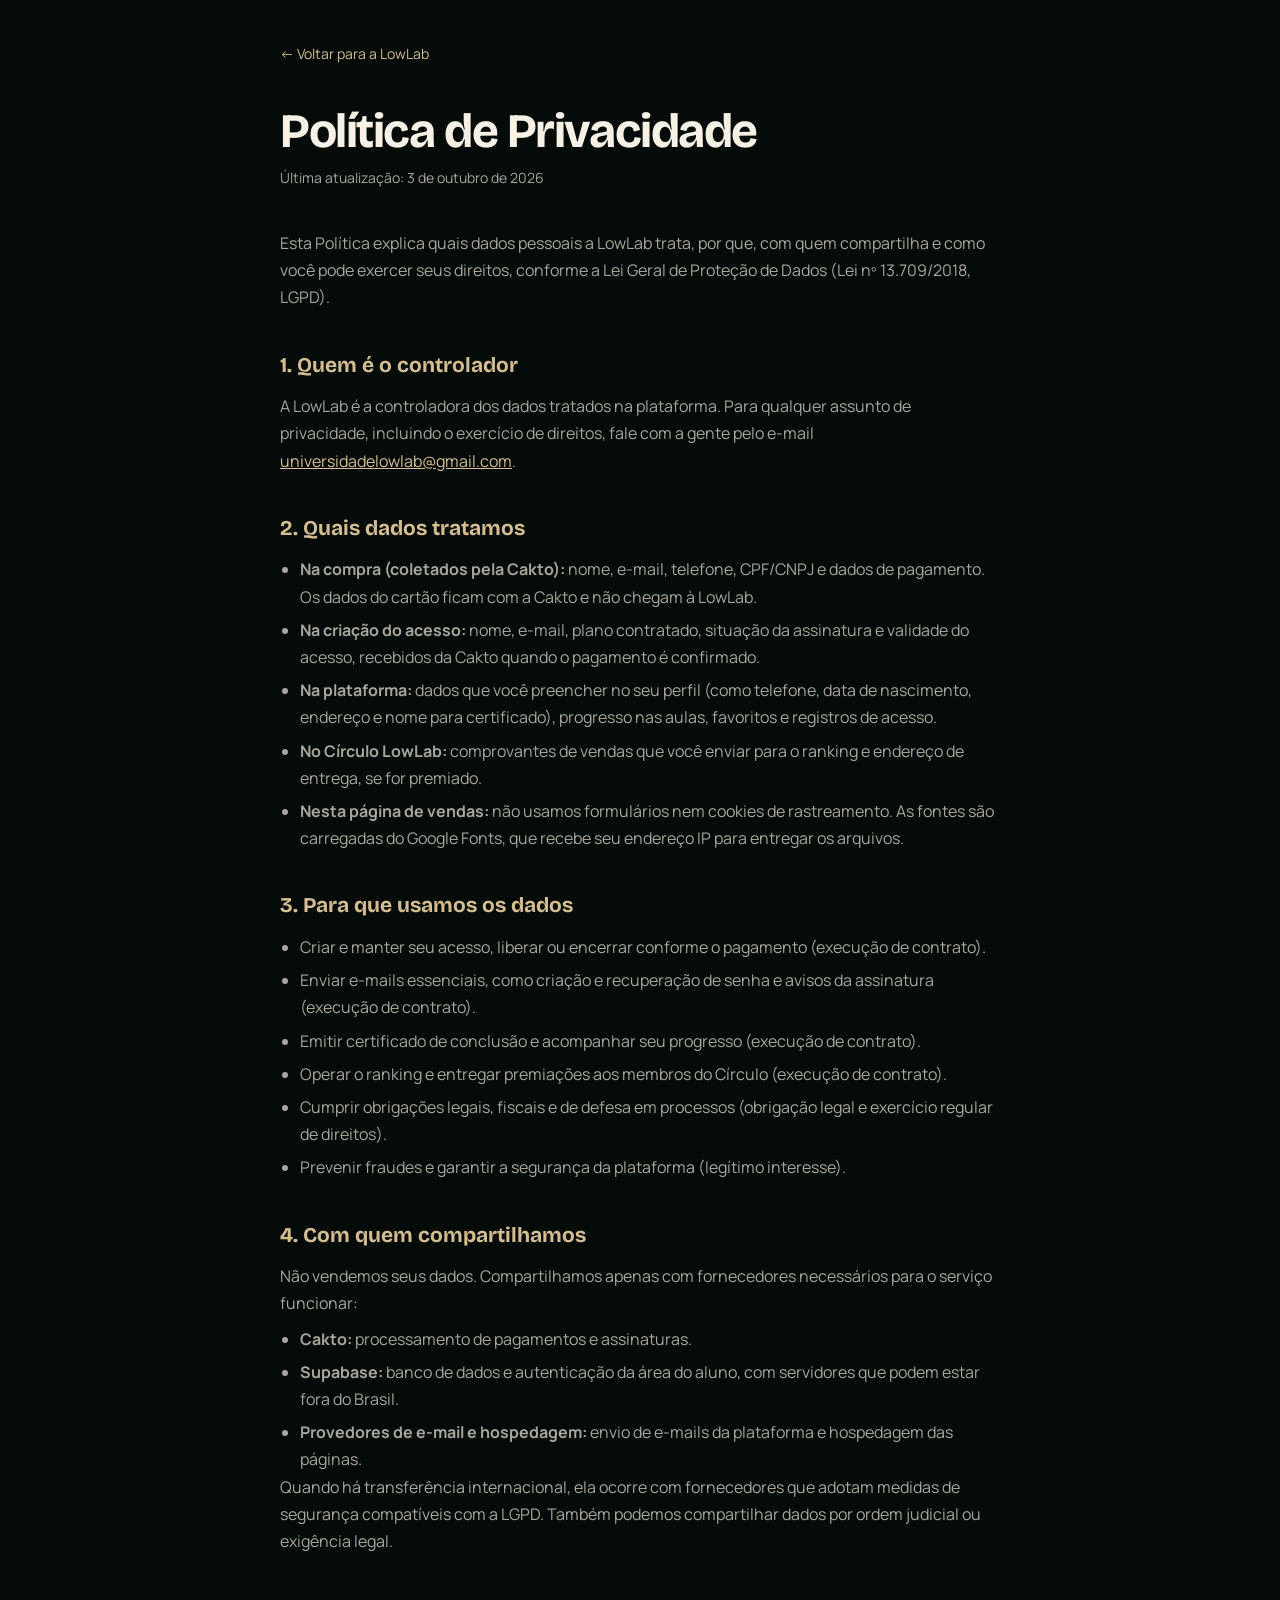
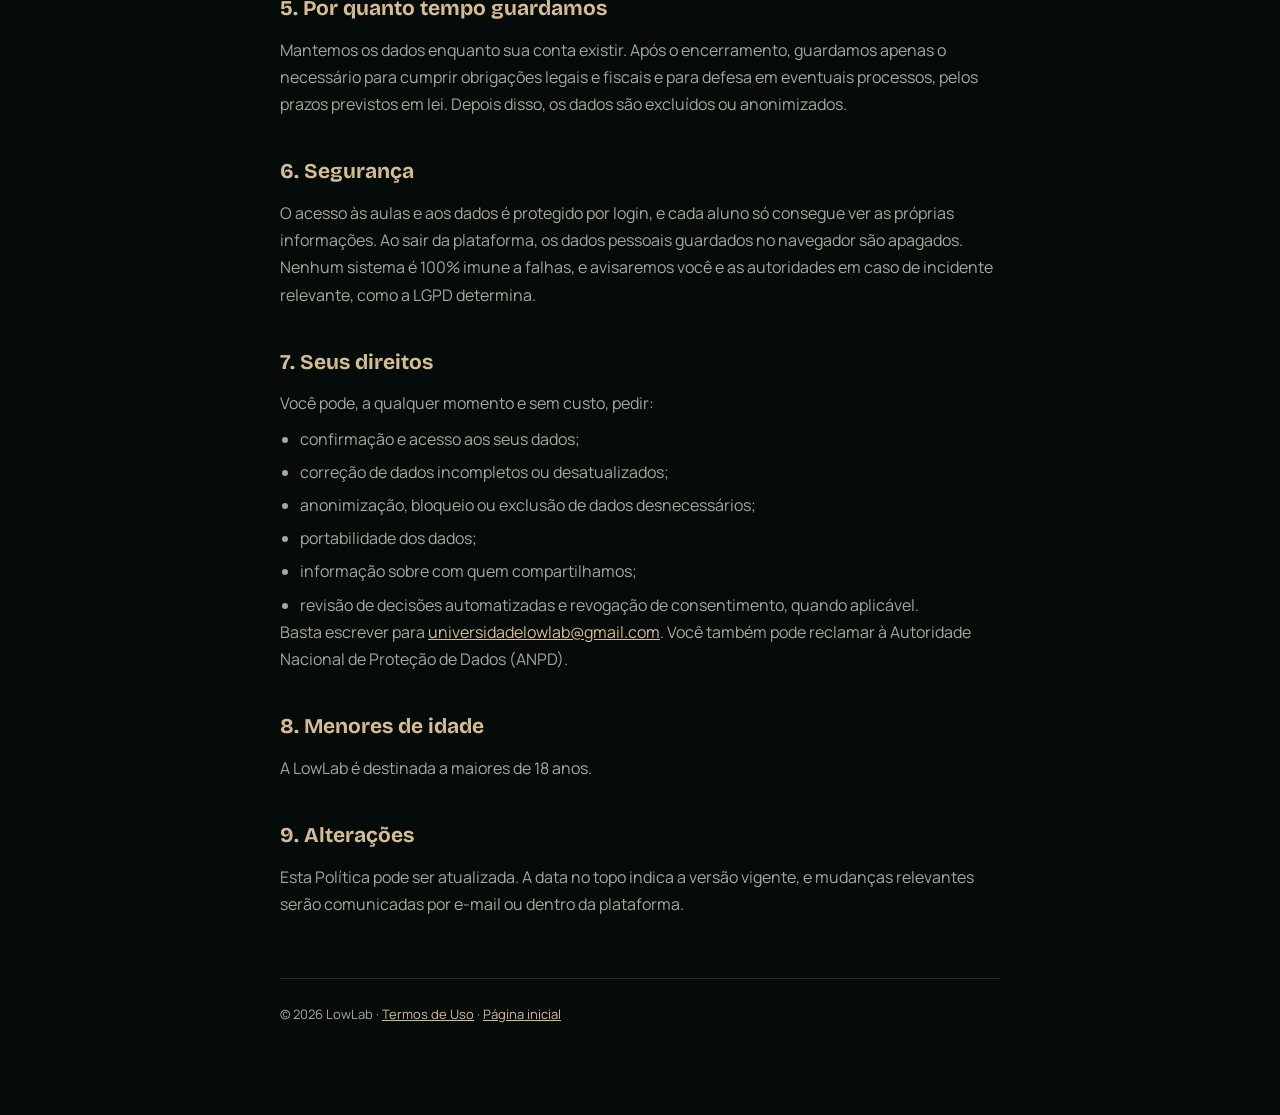
<file: privacidade.html>
<!doctype html>
<html lang="pt-BR">
<head>
<meta charset="utf-8">
<meta name="viewport" content="width=device-width,initial-scale=1">
<title>Política de Privacidade | LowLab</title>
<meta name="robots" content="noindex">
<link rel="icon" href="/campus/assets/lowlab-symbol-ui.png">
<link href="https://fonts.googleapis.com/css2?family=Bricolage+Grotesque:opsz,wght@12..96,700&family=Manrope:wght@400;600&display=swap" rel="stylesheet">
<style>
:root{--bg:#040b08;--cream:#f7f0e4;--goldl:#d5bd91;--muted:rgba(247,240,228,.68);--line:rgba(255,248,234,.12)}
*{box-sizing:border-box;margin:0;padding:0}
body{background:var(--bg);color:var(--cream);font-family:Manrope,system-ui,sans-serif;line-height:1.7;-webkit-font-smoothing:antialiased}
.wrap{max-width:760px;margin:0 auto;padding:40px 20px 90px}
a{color:var(--goldl)}
.back{display:inline-block;margin-bottom:40px;text-decoration:none;font-size:14px}
h1{font-family:"Bricolage Grotesque",sans-serif;font-size:clamp(34px,6vw,48px);line-height:1.05;letter-spacing:-.03em;margin-bottom:10px}
.upd{color:var(--muted);font-size:14px;margin-bottom:40px}
h2{font-family:"Bricolage Grotesque",sans-serif;font-size:21px;margin:36px 0 10px;color:var(--goldl)}
p,li{color:var(--muted);font-size:16px}
p+p{margin-top:12px}
ul{padding-left:20px;margin-top:8px}li{margin-top:6px}
footer{border-top:1px solid var(--line);margin-top:60px;padding-top:24px;font-size:13px;color:var(--muted)}
</style>
</head>
<body><div class="wrap">
<a class="back" href="./">← Voltar para a LowLab</a>
<h1>Política de Privacidade</h1>
<p class="upd">Última atualização: 3 de outubro de 2026</p>

<p>Esta Política explica quais dados pessoais a LowLab trata, por que, com quem compartilha e como você pode exercer seus direitos, conforme a Lei Geral de Proteção de Dados (Lei nº 13.709/2018, LGPD).</p>

<h2>1. Quem é o controlador</h2>
<p>A LowLab é a controladora dos dados tratados na plataforma. Para qualquer assunto de privacidade, incluindo o exercício de direitos, fale com a gente pelo e-mail <a href="mailto:universidadelowlab@gmail.com">universidadelowlab@gmail.com</a>.</p>

<h2>2. Quais dados tratamos</h2>
<ul>
<li><b>Na compra (coletados pela Cakto):</b> nome, e-mail, telefone, CPF/CNPJ e dados de pagamento. Os dados do cartão ficam com a Cakto e não chegam à LowLab.</li>
<li><b>Na criação do acesso:</b> nome, e-mail, plano contratado, situação da assinatura e validade do acesso, recebidos da Cakto quando o pagamento é confirmado.</li>
<li><b>Na plataforma:</b> dados que você preencher no seu perfil (como telefone, data de nascimento, endereço e nome para certificado), progresso nas aulas, favoritos e registros de acesso.</li>
<li><b>No Círculo LowLab:</b> comprovantes de vendas que você enviar para o ranking e endereço de entrega, se for premiado.</li>
<li><b>Nesta página de vendas:</b> não usamos formulários nem cookies de rastreamento. As fontes são carregadas do Google Fonts, que recebe seu endereço IP para entregar os arquivos.</li>
</ul>

<h2>3. Para que usamos os dados</h2>
<ul>
<li>Criar e manter seu acesso, liberar ou encerrar conforme o pagamento (execução de contrato).</li>
<li>Enviar e-mails essenciais, como criação e recuperação de senha e avisos da assinatura (execução de contrato).</li>
<li>Emitir certificado de conclusão e acompanhar seu progresso (execução de contrato).</li>
<li>Operar o ranking e entregar premiações aos membros do Círculo (execução de contrato).</li>
<li>Cumprir obrigações legais, fiscais e de defesa em processos (obrigação legal e exercício regular de direitos).</li>
<li>Prevenir fraudes e garantir a segurança da plataforma (legítimo interesse).</li>
</ul>

<h2>4. Com quem compartilhamos</h2>
<p>Não vendemos seus dados. Compartilhamos apenas com fornecedores necessários para o serviço funcionar:</p>
<ul>
<li><b>Cakto:</b> processamento de pagamentos e assinaturas.</li>
<li><b>Supabase:</b> banco de dados e autenticação da área do aluno, com servidores que podem estar fora do Brasil.</li>
<li><b>Provedores de e-mail e hospedagem:</b> envio de e-mails da plataforma e hospedagem das páginas.</li>
</ul>
<p>Quando há transferência internacional, ela ocorre com fornecedores que adotam medidas de segurança compatíveis com a LGPD. Também podemos compartilhar dados por ordem judicial ou exigência legal.</p>

<h2>5. Por quanto tempo guardamos</h2>
<p>Mantemos os dados enquanto sua conta existir. Após o encerramento, guardamos apenas o necessário para cumprir obrigações legais e fiscais e para defesa em eventuais processos, pelos prazos previstos em lei. Depois disso, os dados são excluídos ou anonimizados.</p>

<h2>6. Segurança</h2>
<p>O acesso às aulas e aos dados é protegido por login, e cada aluno só consegue ver as próprias informações. Ao sair da plataforma, os dados pessoais guardados no navegador são apagados. Nenhum sistema é 100% imune a falhas, e avisaremos você e as autoridades em caso de incidente relevante, como a LGPD determina.</p>

<h2>7. Seus direitos</h2>
<p>Você pode, a qualquer momento e sem custo, pedir:</p>
<ul>
<li>confirmação e acesso aos seus dados;</li>
<li>correção de dados incompletos ou desatualizados;</li>
<li>anonimização, bloqueio ou exclusão de dados desnecessários;</li>
<li>portabilidade dos dados;</li>
<li>informação sobre com quem compartilhamos;</li>
<li>revisão de decisões automatizadas e revogação de consentimento, quando aplicável.</li>
</ul>
<p>Basta escrever para <a href="mailto:universidadelowlab@gmail.com">universidadelowlab@gmail.com</a>. Você também pode reclamar à Autoridade Nacional de Proteção de Dados (ANPD).</p>

<h2>8. Menores de idade</h2>
<p>A LowLab é destinada a maiores de 18 anos.</p>

<h2>9. Alterações</h2>
<p>Esta Política pode ser atualizada. A data no topo indica a versão vigente, e mudanças relevantes serão comunicadas por e-mail ou dentro da plataforma.</p>

<footer>© 2026 LowLab · <a href="termos.html">Termos de Uso</a> · <a href="./">Página inicial</a></footer>
</div></body>
</html>
</file>
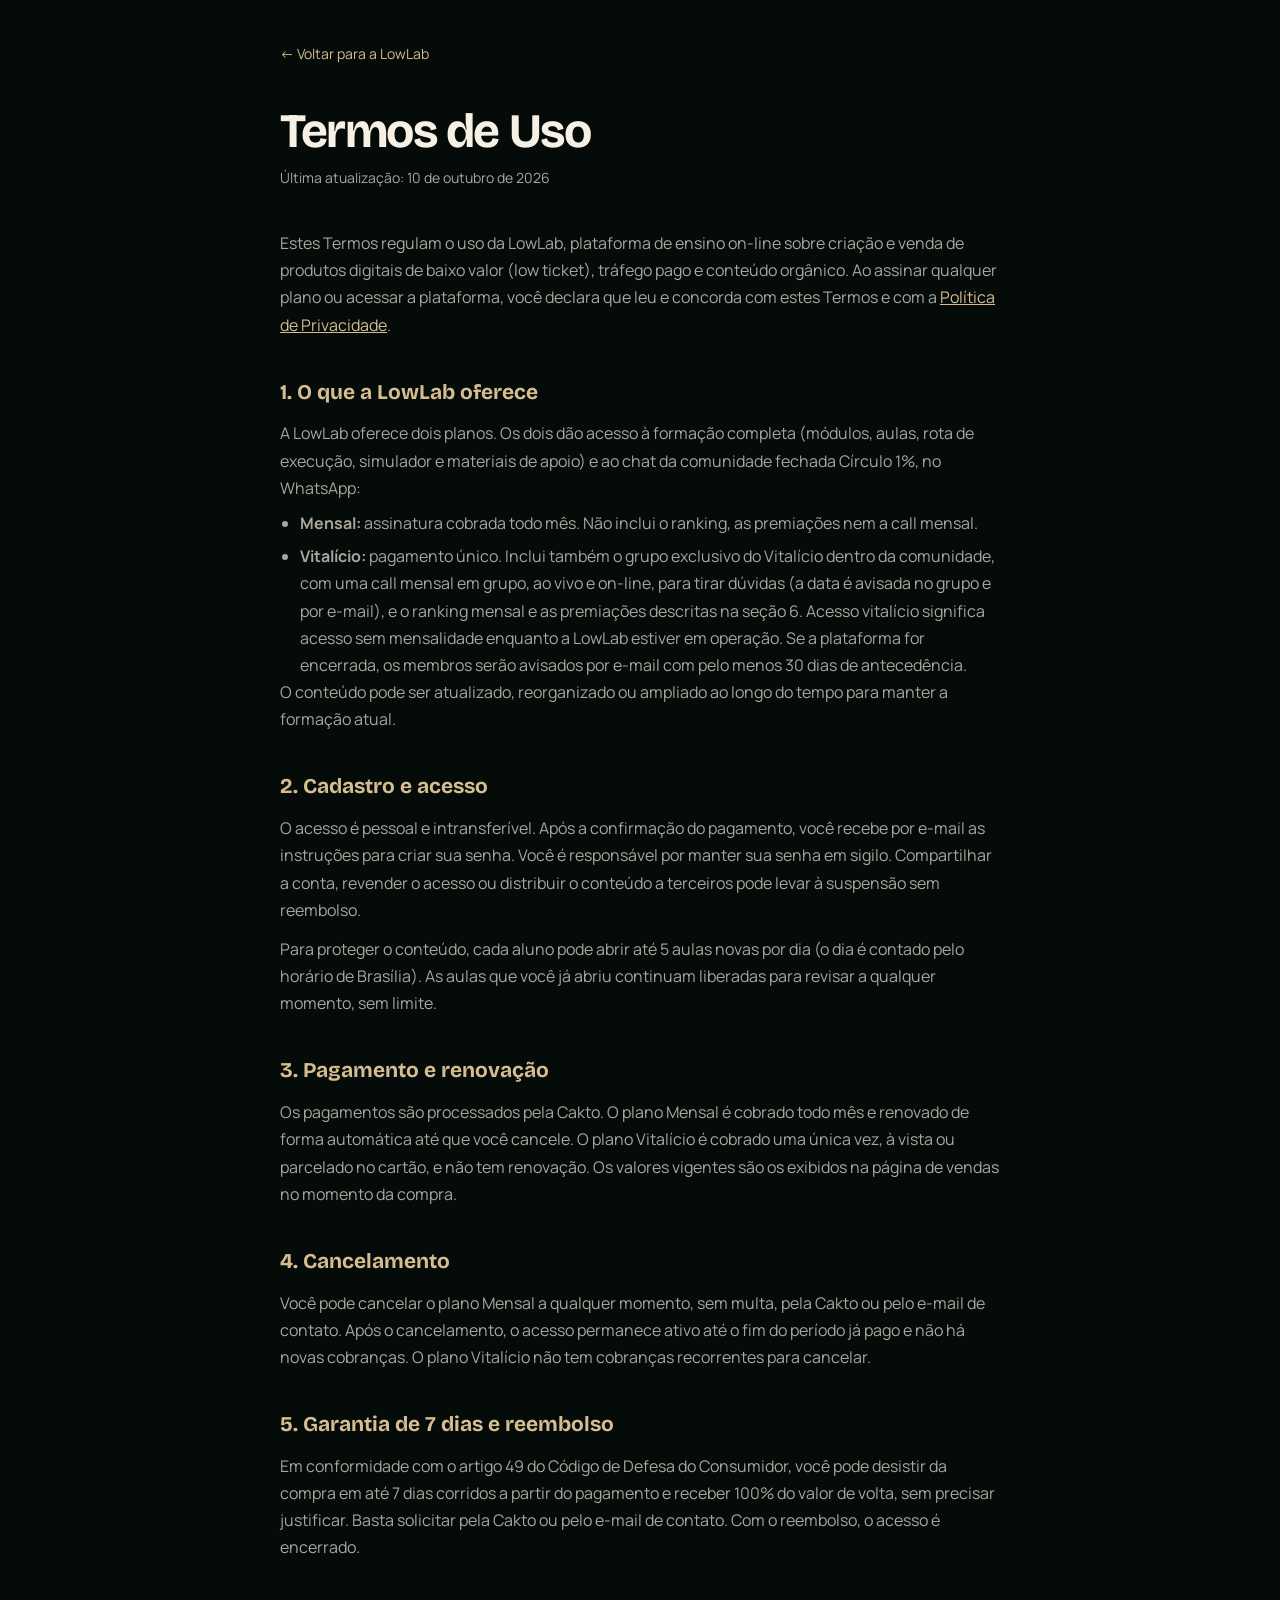
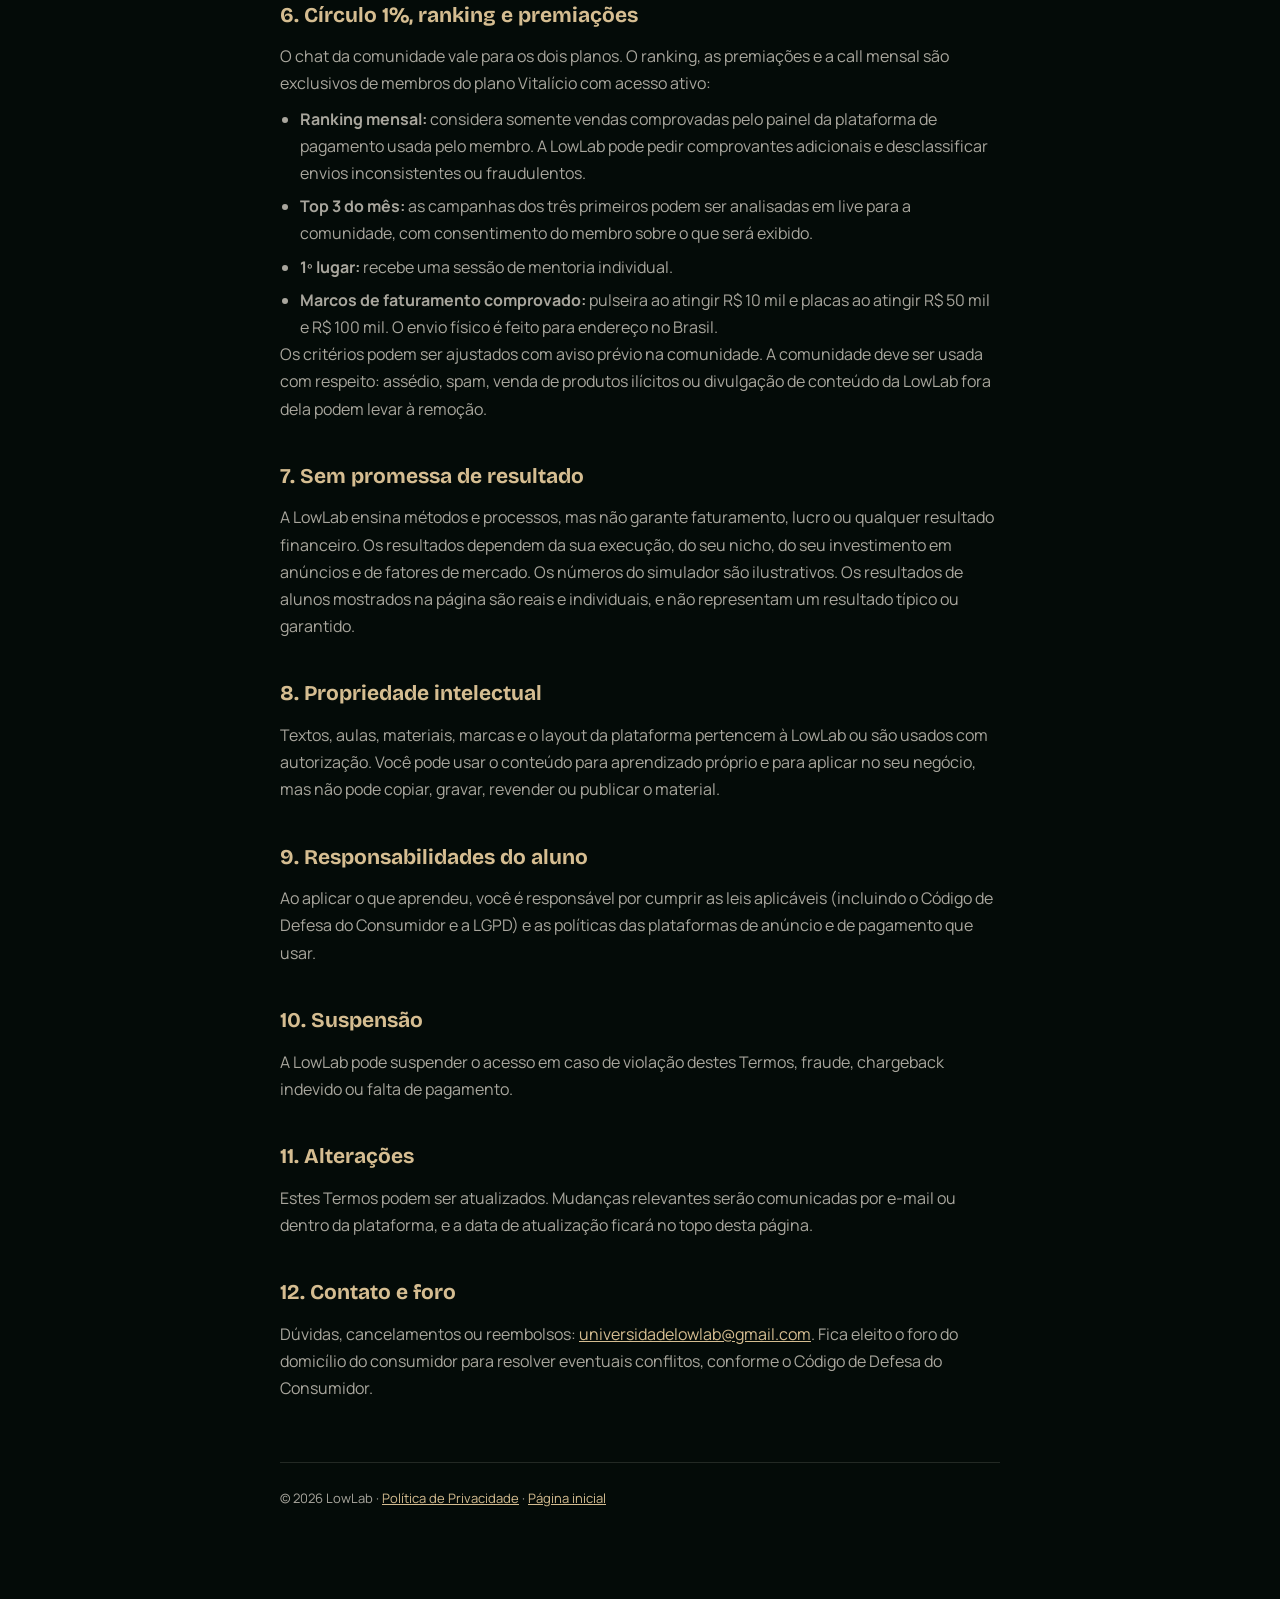
<file: termos.html>
<!doctype html>
<html lang="pt-BR">
<head>
<meta charset="utf-8">
<meta name="viewport" content="width=device-width,initial-scale=1">
<title>Termos de Uso | LowLab</title>
<meta name="robots" content="noindex">
<link rel="icon" href="/campus/assets/lowlab-symbol-ui.png">
<link href="https://fonts.googleapis.com/css2?family=Bricolage+Grotesque:opsz,wght@12..96,700&family=Manrope:wght@400;600&display=swap" rel="stylesheet">
<style>
:root{--bg:#040b08;--cream:#f7f0e4;--goldl:#d5bd91;--muted:rgba(247,240,228,.68);--line:rgba(255,248,234,.12)}
*{box-sizing:border-box;margin:0;padding:0}
body{background:var(--bg);color:var(--cream);font-family:Manrope,system-ui,sans-serif;line-height:1.7;-webkit-font-smoothing:antialiased}
.wrap{max-width:760px;margin:0 auto;padding:40px 20px 90px}
a{color:var(--goldl)}
.back{display:inline-block;margin-bottom:40px;text-decoration:none;font-size:14px}
h1{font-family:"Bricolage Grotesque",sans-serif;font-size:clamp(34px,6vw,48px);line-height:1.05;letter-spacing:-.03em;margin-bottom:10px}
.upd{color:var(--muted);font-size:14px;margin-bottom:40px}
h2{font-family:"Bricolage Grotesque",sans-serif;font-size:21px;margin:36px 0 10px;color:var(--goldl)}
p,li{color:var(--muted);font-size:16px}
p+p{margin-top:12px}
ul{padding-left:20px;margin-top:8px}li{margin-top:6px}
footer{border-top:1px solid var(--line);margin-top:60px;padding-top:24px;font-size:13px;color:var(--muted)}
</style>
</head>
<body><div class="wrap">
<a class="back" href="./">← Voltar para a LowLab</a>
<h1>Termos de Uso</h1>
<p class="upd">Última atualização: 10 de outubro de 2026</p>

<p>Estes Termos regulam o uso da LowLab, plataforma de ensino on-line sobre criação e venda de produtos digitais de baixo valor (low ticket), tráfego pago e conteúdo orgânico. Ao assinar qualquer plano ou acessar a plataforma, você declara que leu e concorda com estes Termos e com a <a href="privacidade.html">Política de Privacidade</a>.</p>

<h2>1. O que a LowLab oferece</h2>
<p>A LowLab oferece dois planos. Os dois dão acesso à formação completa (módulos, aulas, rota de execução, simulador e materiais de apoio) e ao chat da comunidade fechada Círculo 1%, no WhatsApp:</p>
<ul>
<li><b>Mensal:</b> assinatura cobrada todo mês. Não inclui o ranking, as premiações nem a call mensal.</li>
<li><b>Vitalício:</b> pagamento único. Inclui também o grupo exclusivo do Vitalício dentro da comunidade, com uma call mensal em grupo, ao vivo e on-line, para tirar dúvidas (a data é avisada no grupo e por e-mail), e o ranking mensal e as premiações descritas na seção 6. Acesso vitalício significa acesso sem mensalidade enquanto a LowLab estiver em operação. Se a plataforma for encerrada, os membros serão avisados por e-mail com pelo menos 30 dias de antecedência.</li>
</ul>
<p>O conteúdo pode ser atualizado, reorganizado ou ampliado ao longo do tempo para manter a formação atual.</p>

<h2>2. Cadastro e acesso</h2>
<p>O acesso é pessoal e intransferível. Após a confirmação do pagamento, você recebe por e-mail as instruções para criar sua senha. Você é responsável por manter sua senha em sigilo. Compartilhar a conta, revender o acesso ou distribuir o conteúdo a terceiros pode levar à suspensão sem reembolso.</p>
<p>Para proteger o conteúdo, cada aluno pode abrir até 5 aulas novas por dia (o dia é contado pelo horário de Brasília). As aulas que você já abriu continuam liberadas para revisar a qualquer momento, sem limite.</p>

<h2>3. Pagamento e renovação</h2>
<p>Os pagamentos são processados pela Cakto. O plano Mensal é cobrado todo mês e renovado de forma automática até que você cancele. O plano Vitalício é cobrado uma única vez, à vista ou parcelado no cartão, e não tem renovação. Os valores vigentes são os exibidos na página de vendas no momento da compra.</p>

<h2>4. Cancelamento</h2>
<p>Você pode cancelar o plano Mensal a qualquer momento, sem multa, pela Cakto ou pelo e-mail de contato. Após o cancelamento, o acesso permanece ativo até o fim do período já pago e não há novas cobranças. O plano Vitalício não tem cobranças recorrentes para cancelar.</p>

<h2>5. Garantia de 7 dias e reembolso</h2>
<p>Em conformidade com o artigo 49 do Código de Defesa do Consumidor, você pode desistir da compra em até 7 dias corridos a partir do pagamento e receber 100% do valor de volta, sem precisar justificar. Basta solicitar pela Cakto ou pelo e-mail de contato. Com o reembolso, o acesso é encerrado.</p>

<h2>6. Círculo 1%, ranking e premiações</h2>
<p>O chat da comunidade vale para os dois planos. O ranking, as premiações e a call mensal são exclusivos de membros do plano Vitalício com acesso ativo:</p>
<ul>
<li><b>Ranking mensal:</b> considera somente vendas comprovadas pelo painel da plataforma de pagamento usada pelo membro. A LowLab pode pedir comprovantes adicionais e desclassificar envios inconsistentes ou fraudulentos.</li>
<li><b>Top 3 do mês:</b> as campanhas dos três primeiros podem ser analisadas em live para a comunidade, com consentimento do membro sobre o que será exibido.</li>
<li><b>1º lugar:</b> recebe uma sessão de mentoria individual.</li>
<li><b>Marcos de faturamento comprovado:</b> pulseira ao atingir R$ 10 mil e placas ao atingir R$ 50 mil e R$ 100 mil. O envio físico é feito para endereço no Brasil.</li>
</ul>
<p>Os critérios podem ser ajustados com aviso prévio na comunidade. A comunidade deve ser usada com respeito: assédio, spam, venda de produtos ilícitos ou divulgação de conteúdo da LowLab fora dela podem levar à remoção.</p>

<h2>7. Sem promessa de resultado</h2>
<p>A LowLab ensina métodos e processos, mas não garante faturamento, lucro ou qualquer resultado financeiro. Os resultados dependem da sua execução, do seu nicho, do seu investimento em anúncios e de fatores de mercado. Os números do simulador são ilustrativos. Os resultados de alunos mostrados na página são reais e individuais, e não representam um resultado típico ou garantido.</p>

<h2>8. Propriedade intelectual</h2>
<p>Textos, aulas, materiais, marcas e o layout da plataforma pertencem à LowLab ou são usados com autorização. Você pode usar o conteúdo para aprendizado próprio e para aplicar no seu negócio, mas não pode copiar, gravar, revender ou publicar o material.</p>

<h2>9. Responsabilidades do aluno</h2>
<p>Ao aplicar o que aprendeu, você é responsável por cumprir as leis aplicáveis (incluindo o Código de Defesa do Consumidor e a LGPD) e as políticas das plataformas de anúncio e de pagamento que usar.</p>

<h2>10. Suspensão</h2>
<p>A LowLab pode suspender o acesso em caso de violação destes Termos, fraude, chargeback indevido ou falta de pagamento.</p>

<h2>11. Alterações</h2>
<p>Estes Termos podem ser atualizados. Mudanças relevantes serão comunicadas por e-mail ou dentro da plataforma, e a data de atualização ficará no topo desta página.</p>

<h2>12. Contato e foro</h2>
<p>Dúvidas, cancelamentos ou reembolsos: <a href="mailto:universidadelowlab@gmail.com">universidadelowlab@gmail.com</a>. Fica eleito o foro do domicílio do consumidor para resolver eventuais conflitos, conforme o Código de Defesa do Consumidor.</p>

<footer>© 2026 LowLab · <a href="privacidade.html">Política de Privacidade</a> · <a href="./">Página inicial</a></footer>
</div></body>
</html>
</file>
